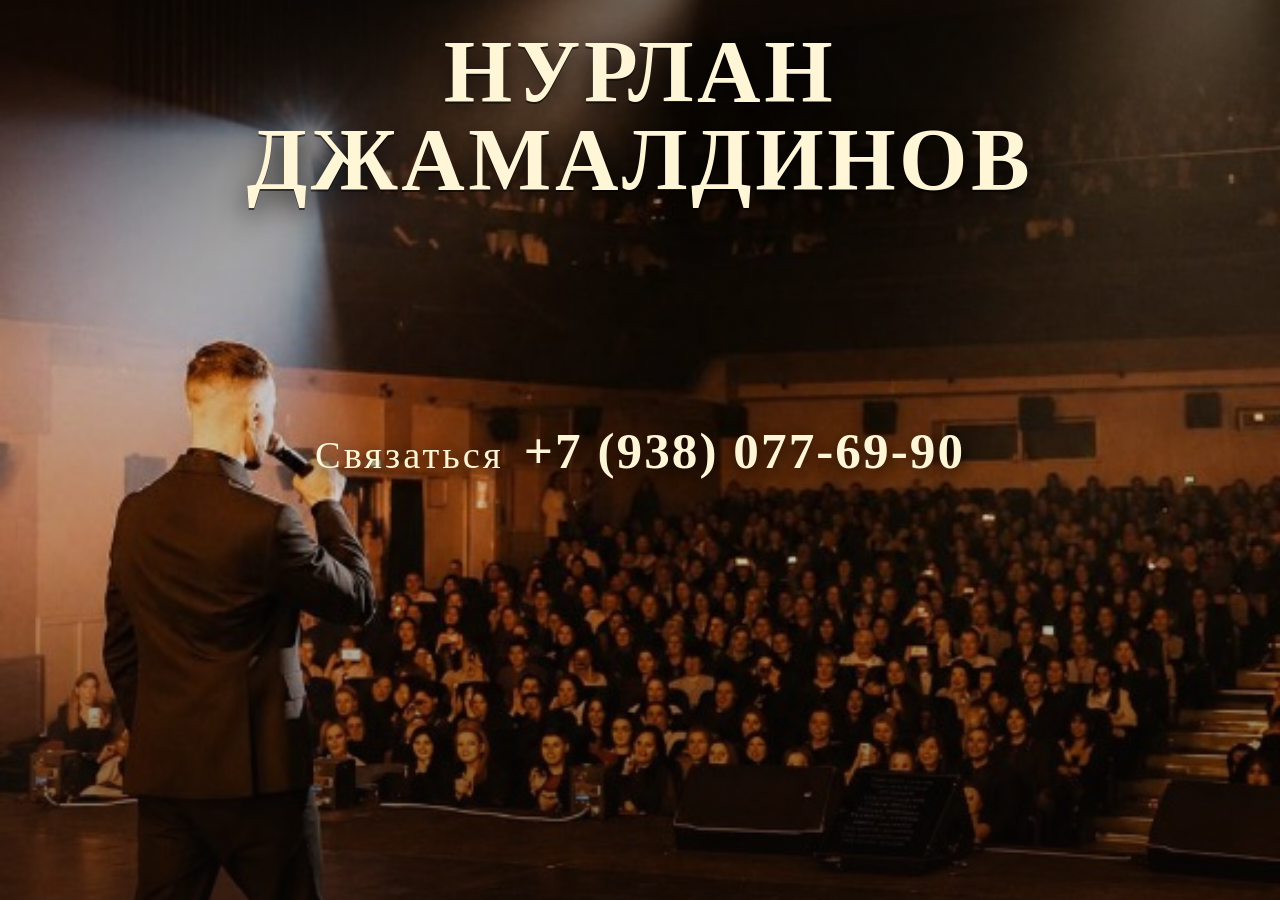
<file: index.html>
<!DOCTYPE html>
<html lang="ru">
<head>
  <meta charset="UTF-8" />
  <meta name="viewport" content="width=device-width, initial-scale=1, viewport-fit=cover" />
  <meta name="theme-color" content="#1a120c" />
  <title>Нурлан Джамалдинов</title>
  <link rel="stylesheet" href="styles.css" />
</head>
<body>
  <div class="screen">
    <div class="screen__photo" role="img" aria-label="Нурлан Джамалдинов на сцене"></div>
    <div class="screen__overlay"></div>

    <main class="screen__content">
      <h1 class="screen__name">
        <span class="screen__name-line">Нурлан</span>
        <span class="screen__name-line">Джамалдинов</span>
      </h1>
      <p class="screen__contact">
        <span class="screen__contact-label">Связаться</span>
        <span class="screen__contact-phone">+7 (938) 077-69-90</span>
      </p>
    </main>
  </div>
</body>
</html>
</file>
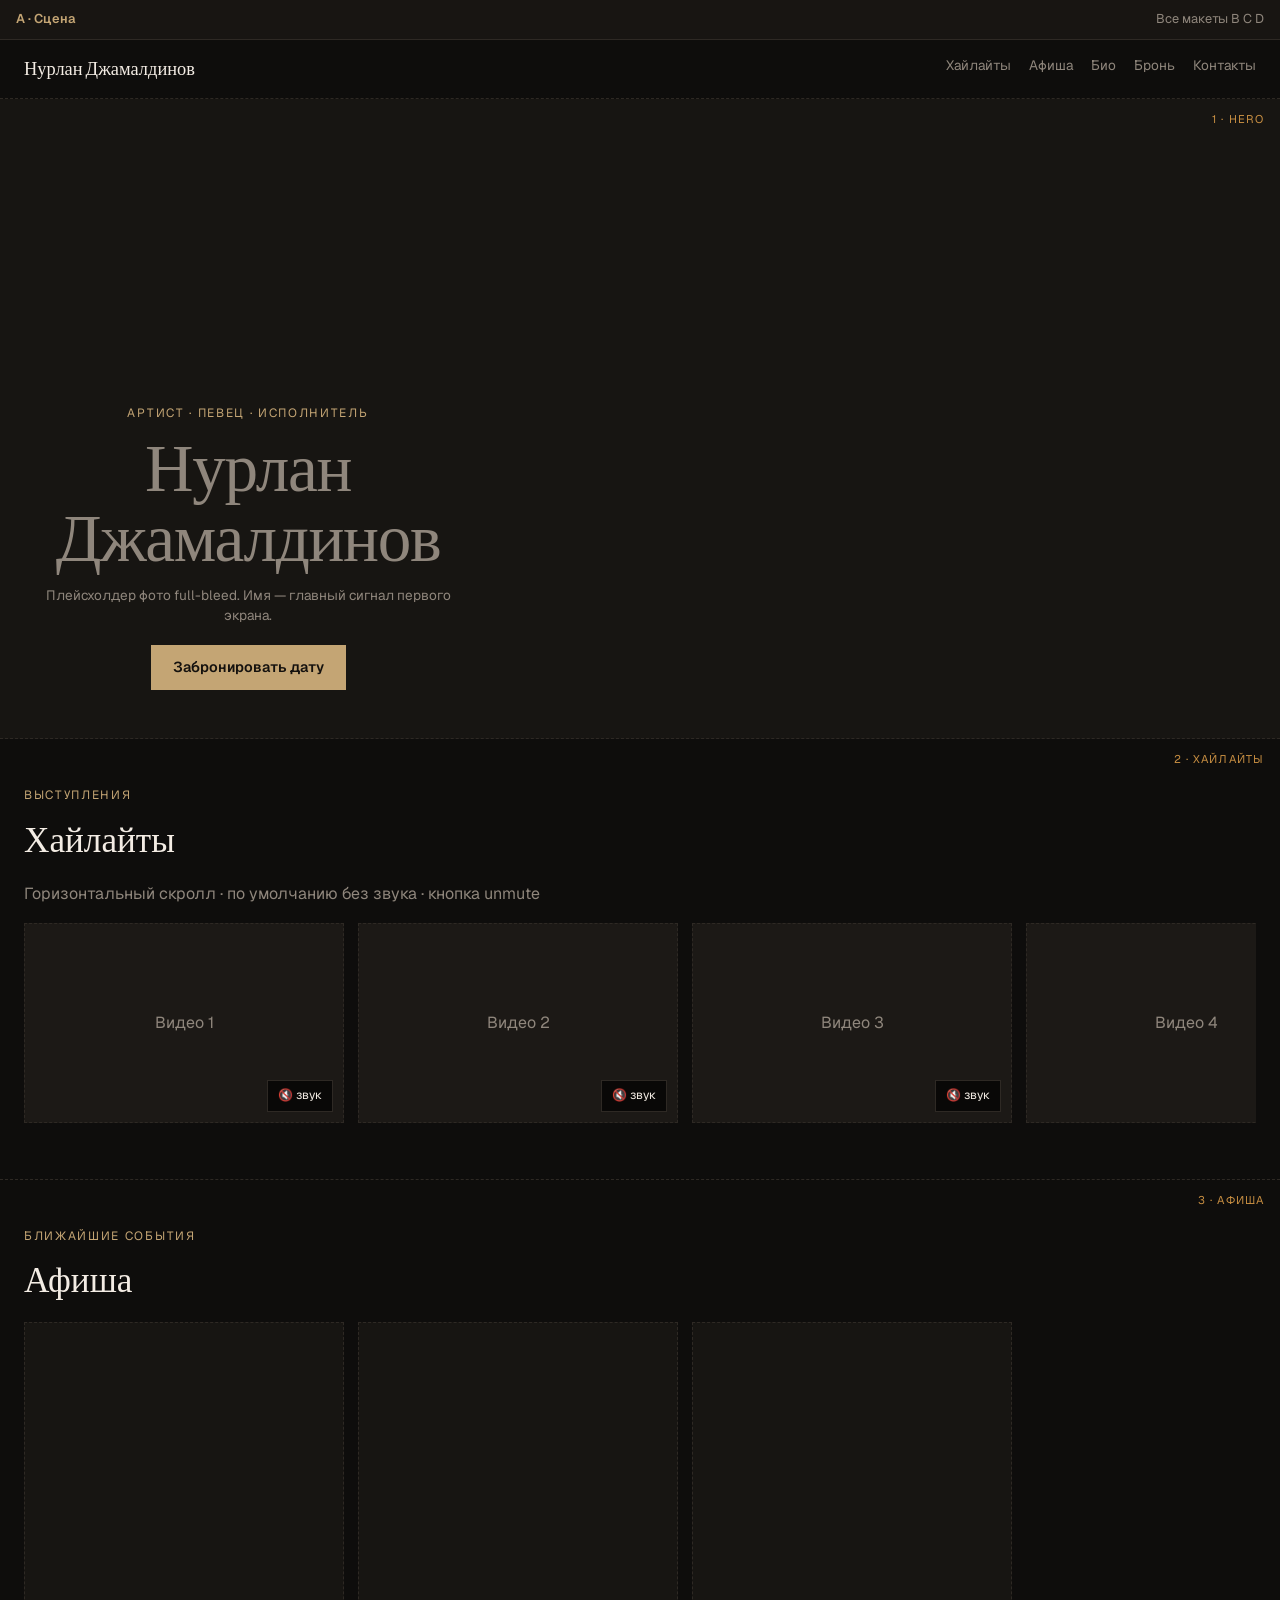
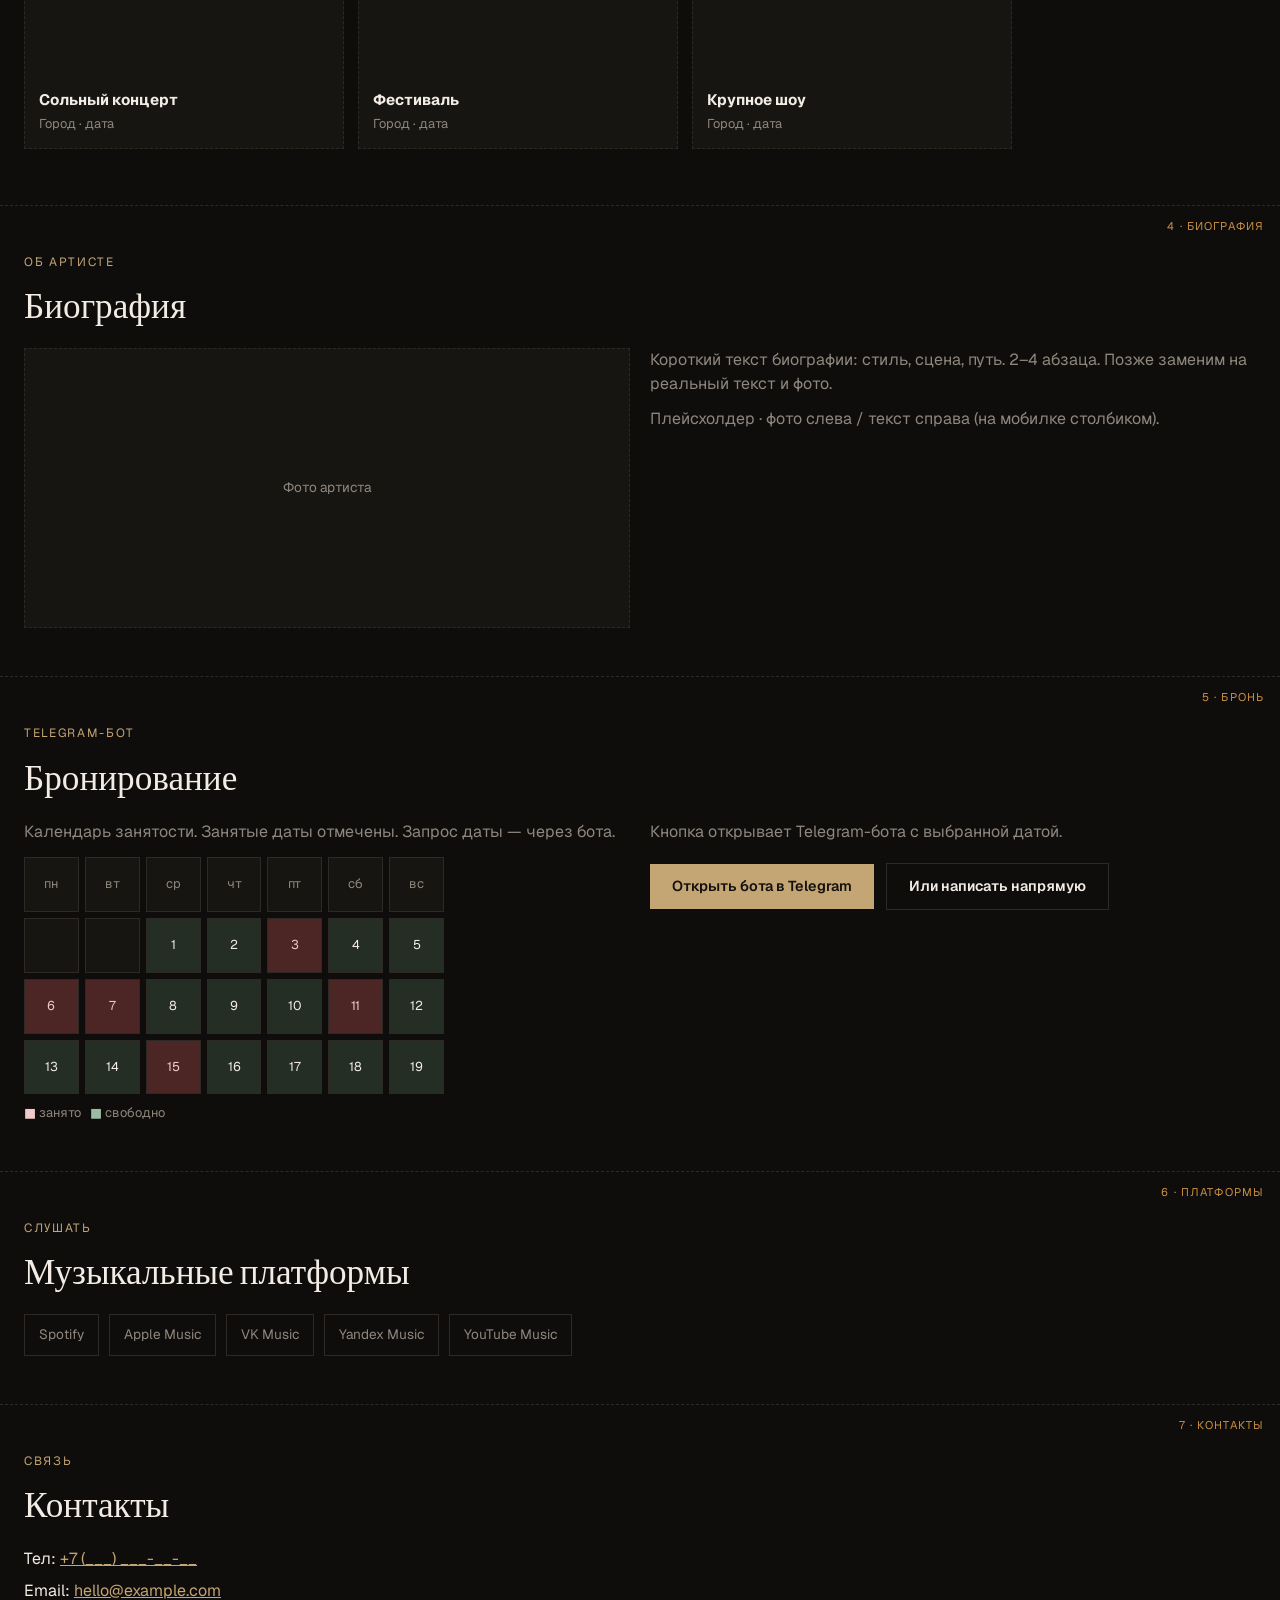
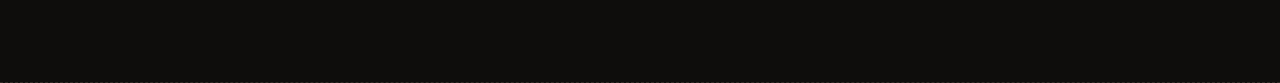
<file: layouts/a-scena.html>
<!DOCTYPE html>
<html lang="ru">
<head>
  <meta charset="UTF-8" />
  <meta name="viewport" content="width=device-width, initial-scale=1" />
  <title>A · Сцена — Нурлан Джамалдинов</title>
  <link rel="preconnect" href="https://fonts.googleapis.com" />
  <link rel="preconnect" href="https://fonts.gstatic.com" crossorigin />
  <link href="https://fonts.googleapis.com/css2?family=Geist:wght@400;500;600&family=Instrument+Serif:ital@0;1&display=swap" rel="stylesheet" />
  <link rel="stylesheet" href="_wire.css" />
</head>
<body>
  <div class="wire-bar">
    <span class="current">A · Сцена</span>
    <nav>
      <a href="../index.html">Все макеты</a>
      <a href="b-media.html">B</a>
      <a href="c-bookers.html">C</a>
      <a href="d-poster.html">D</a>
    </nav>
  </div>

  <header class="nav">
    <a class="brand" href="#">Нурлан Джамалдинов</a>
    <a href="#highlights">Хайлайты</a>
    <a href="#affiche">Афиша</a>
    <a href="#bio">Био</a>
    <a href="#booking">Бронь</a>
    <a href="#contacts">Контакты</a>
  </header>

  <section class="section" style="padding: 0; border: none;">
    <span class="section-label">1 · Hero</span>
    <div class="ph hero-img" style="border: none; border-bottom: 1px dashed var(--line); align-content: end; justify-items: start; padding: 48px 24px;">
      <div>
        <p class="kicker">Артист · певец · исполнитель</p>
        <h1>Нурлан<br />Джамалдинов</h1>
        <p class="muted" style="margin-top: 12px; max-width: 28rem;">Плейсхолдер фото full-bleed. Имя — главный сигнал первого экрана.</p>
        <a class="btn" href="#booking">Забронировать дату</a>
      </div>
    </div>
  </section>

  <section class="section" id="highlights">
    <span class="section-label">2 · Хайлайты</span>
    <p class="kicker">Выступления</p>
    <h2>Хайлайты</h2>
    <p class="muted" style="margin-bottom: 18px;">Горизонтальный скролл · по умолчанию без звука · кнопка unmute</p>
    <div class="scroll-x">
      <div class="video-card">Видео 1<span class="mute">🔇 звук</span></div>
      <div class="video-card">Видео 2<span class="mute">🔇 звук</span></div>
      <div class="video-card">Видео 3<span class="mute">🔇 звук</span></div>
      <div class="video-card">Видео 4<span class="mute">🔇 звук</span></div>
    </div>
  </section>

  <section class="section" id="affiche">
    <span class="section-label">3 · Афиша</span>
    <p class="kicker">Ближайшие события</p>
    <h2>Афиша</h2>
    <div class="scroll-x">
      <div class="poster"><strong>Сольный концерт</strong><span>Город · дата</span></div>
      <div class="poster"><strong>Фестиваль</strong><span>Город · дата</span></div>
      <div class="poster"><strong>Крупное шоу</strong><span>Город · дата</span></div>
    </div>
  </section>

  <section class="section" id="bio">
    <span class="section-label">4 · Биография</span>
    <p class="kicker">Об артисте</p>
    <h2>Биография</h2>
    <div class="row">
      <div class="ph photo">Фото артиста</div>
      <div>
        <p class="muted">Короткий текст биографии: стиль, сцена, путь. 2–4 абзаца. Позже заменим на реальный текст и фото.</p>
        <p class="muted" style="margin-top: 12px;">Плейсхолдер · фото слева / текст справа (на мобилке столбиком).</p>
      </div>
    </div>
  </section>

  <section class="section" id="booking">
    <span class="section-label">5 · Бронь</span>
    <p class="kicker">Telegram-бот</p>
    <h2>Бронирование</h2>
    <div class="row">
      <div>
        <p class="muted" style="margin-bottom: 14px;">Календарь занятости. Занятые даты отмечены. Запрос даты — через бота.</p>
        <div class="calendar" aria-label="Календарь-плейсхолдер">
          <div class="day muted">пн</div><div class="day muted">вт</div><div class="day muted">ср</div><div class="day muted">чт</div><div class="day muted">пт</div><div class="day muted">сб</div><div class="day muted">вс</div>
          <div class="day"></div><div class="day"></div><div class="day free">1</div><div class="day free">2</div><div class="day busy">3</div><div class="day free">4</div><div class="day free">5</div>
          <div class="day busy">6</div><div class="day busy">7</div><div class="day free">8</div><div class="day free">9</div><div class="day free">10</div><div class="day busy">11</div><div class="day free">12</div>
          <div class="day free">13</div><div class="day free">14</div><div class="day busy">15</div><div class="day free">16</div><div class="day free">17</div><div class="day free">18</div><div class="day free">19</div>
        </div>
        <p class="muted" style="margin-top: 10px; font-size: 0.8rem;"><span style="color:#f0c9c9">■</span> занято &nbsp; <span style="color:#9dbaa5">■</span> свободно</p>
      </div>
      <div>
        <p class="muted">Кнопка открывает Telegram-бота с выбранной датой.</p>
        <a class="btn" href="#">Открыть бота в Telegram</a>
        <a class="btn ghost" href="#contacts" style="margin-left: 8px;">Или написать напрямую</a>
      </div>
    </div>
  </section>

  <section class="section" id="platforms">
    <span class="section-label">6 · Платформы</span>
    <p class="kicker">Слушать</p>
    <h2>Музыкальные платформы</h2>
    <div class="platforms">
      <span>Spotify</span><span>Apple Music</span><span>VK Music</span><span>Yandex Music</span><span>YouTube Music</span>
    </div>
  </section>

  <footer class="section contacts" id="contacts">
    <span class="section-label">7 · Контакты</span>
    <p class="kicker">Связь</p>
    <h2>Контакты</h2>
    <p>Тел: <a href="tel+1-555-0035">+7 (___) ___-__-__</a></p>
    <p style="margin-top: 8px;">Email: <a href="mailto:hello@example.com">hello@example.com</a></p>
  </footer>
</body>
</html>
</file>
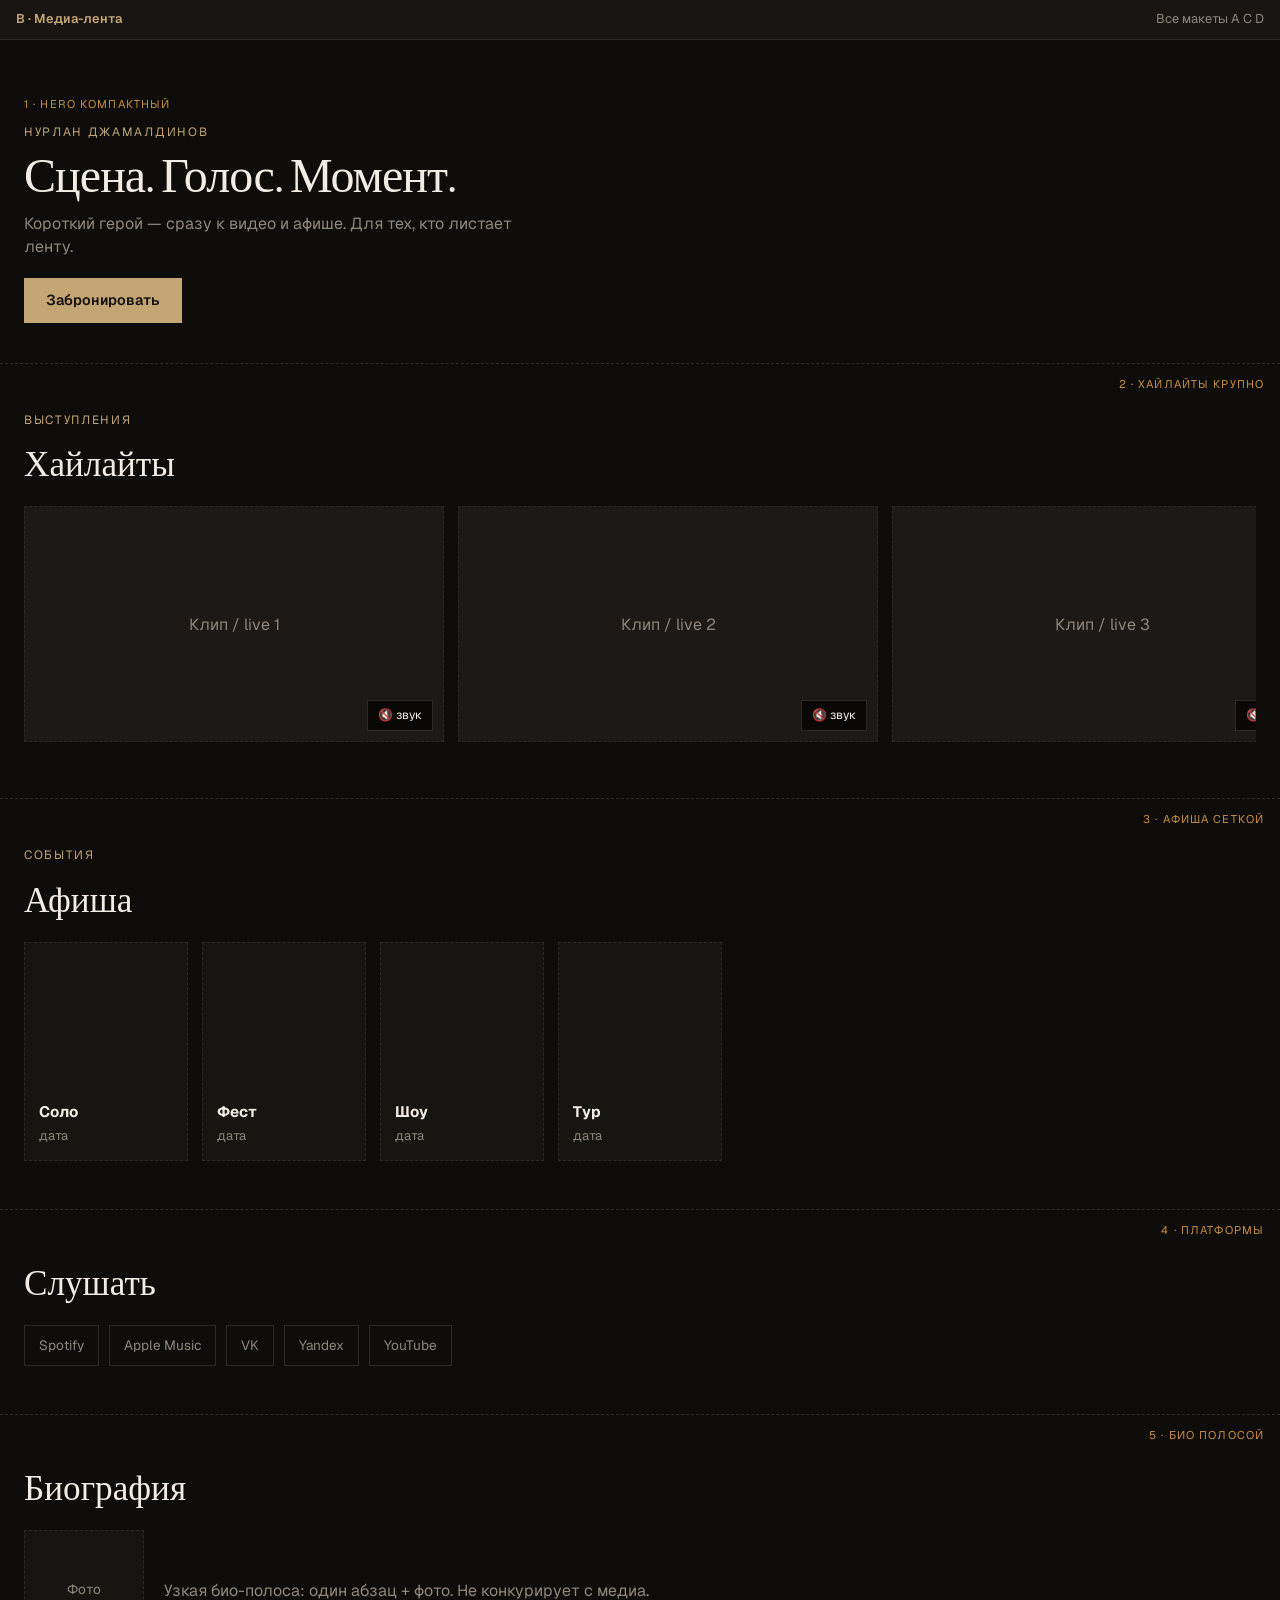
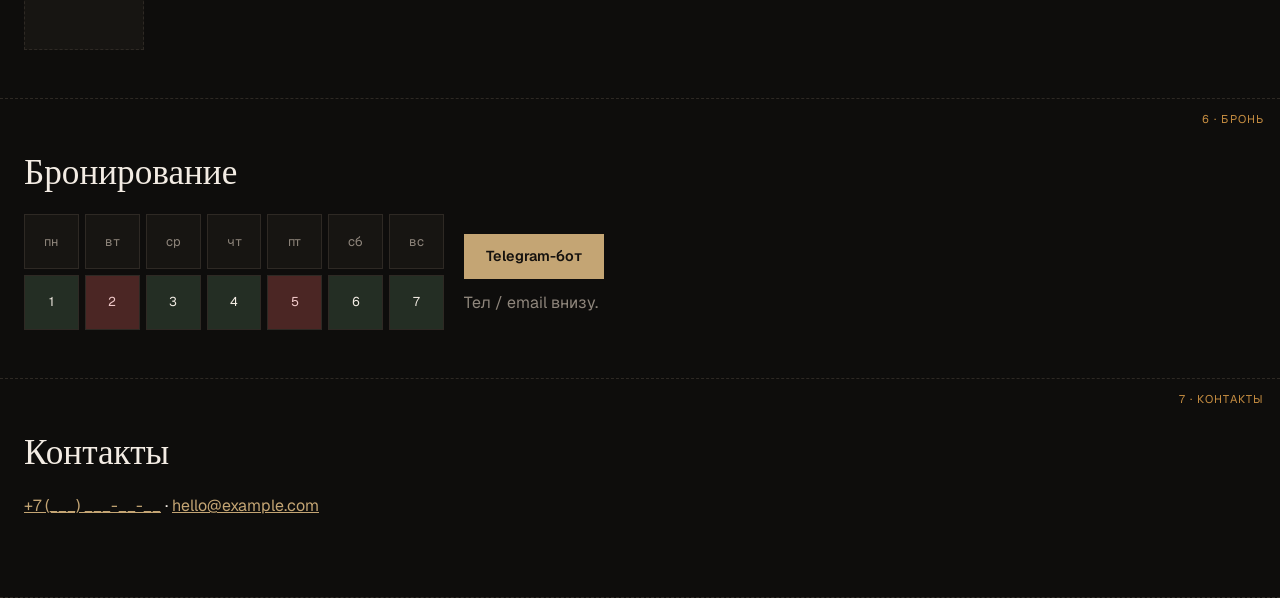
<file: layouts/b-media.html>
<!DOCTYPE html>
<html lang="ru">
<head>
  <meta charset="UTF-8" />
  <meta name="viewport" content="width=device-width, initial-scale=1" />
  <title>B · Медиа-лента — Нурлан Джамалдинов</title>
  <link rel="preconnect" href="https://fonts.googleapis.com" />
  <link rel="preconnect" href="https://fonts.gstatic.com" crossorigin />
  <link href="https://fonts.googleapis.com/css2?family=Geist:wght@400;500;600&family=Instrument+Serif:ital@0;1&display=swap" rel="stylesheet" />
  <link rel="stylesheet" href="_wire.css" />
  <style>
    .hero-compact {
      padding: 56px 24px 40px;
      border-bottom: 1px dashed var(--line);
    }
    .video-card { flex-basis: min(88vw, 420px); aspect-ratio: 16 / 9; }
    .scroll-x > .video-card { flex: 0 0 min(88vw, 420px); }
    .affiche-grid {
      display: grid;
      grid-template-columns: repeat(auto-fill, minmax(160px, 1fr));
      gap: 14px;
    }
    .bio-strip {
      display: grid;
      grid-template-columns: 120px 1fr;
      gap: 20px;
      align-items: center;
    }
    @media (max-width: 560px) {
      .bio-strip { grid-template-columns: 1fr; }
    }
  </style>
</head>
<body>
  <div class="wire-bar">
    <span class="current">B · Медиа-лента</span>
    <nav>
      <a href="../index.html">Все макеты</a>
      <a href="a-scena.html">A</a>
      <a href="c-bookers.html">C</a>
      <a href="d-poster.html">D</a>
    </nav>
  </div>

  <section class="hero-compact">
    <span class="section-label" style="position: static; display: block; margin-bottom: 12px;">1 · Hero компактный</span>
    <p class="kicker">Нурлан Джамалдинов</p>
    <h1 style="font-size: clamp(2rem, 5vw, 3rem);">Сцена. Голос. Момент.</h1>
    <p class="muted" style="margin-top: 10px; max-width: 32rem;">Короткий герой — сразу к видео и афише. Для тех, кто листает ленту.</p>
    <a class="btn" href="#booking">Забронировать</a>
  </section>

  <section class="section" id="highlights">
    <span class="section-label">2 · Хайлайты крупно</span>
    <p class="kicker">Выступления</p>
    <h2>Хайлайты</h2>
    <div class="scroll-x">
      <div class="video-card">Клип / live 1<span class="mute">🔇 звук</span></div>
      <div class="video-card">Клип / live 2<span class="mute">🔇 звук</span></div>
      <div class="video-card">Клип / live 3<span class="mute">🔇 звук</span></div>
      <div class="video-card">Клип / live 4<span class="mute">🔇 звук</span></div>
    </div>
  </section>

  <section class="section" id="affiche">
    <span class="section-label">3 · Афиша сеткой</span>
    <p class="kicker">События</p>
    <h2>Афиша</h2>
    <div class="affiche-grid">
      <div class="poster"><strong>Соло</strong><span>дата</span></div>
      <div class="poster"><strong>Фест</strong><span>дата</span></div>
      <div class="poster"><strong>Шоу</strong><span>дата</span></div>
      <div class="poster"><strong>Тур</strong><span>дата</span></div>
    </div>
  </section>

  <section class="section" id="platforms">
    <span class="section-label">4 · Платформы</span>
    <h2>Слушать</h2>
    <div class="platforms">
      <span>Spotify</span><span>Apple Music</span><span>VK</span><span>Yandex</span><span>YouTube</span>
    </div>
  </section>

  <section class="section" id="bio">
    <span class="section-label">5 · Био полосой</span>
    <h2>Биография</h2>
    <div class="bio-strip">
      <div class="ph photo" style="min-height: 120px;">Фото</div>
      <p class="muted">Узкая био-полоса: один абзац + фото. Не конкурирует с медиа.</p>
    </div>
  </section>

  <section class="section" id="booking">
    <span class="section-label">6 · Бронь</span>
    <h2>Бронирование</h2>
    <div class="row">
      <div class="calendar">
        <div class="day muted">пн</div><div class="day muted">вт</div><div class="day muted">ср</div><div class="day muted">чт</div><div class="day muted">пт</div><div class="day muted">сб</div><div class="day muted">вс</div>
        <div class="day free">1</div><div class="day busy">2</div><div class="day free">3</div><div class="day free">4</div><div class="day busy">5</div><div class="day free">6</div><div class="day free">7</div>
      </div>
      <div>
        <a class="btn" href="#">Telegram-бот</a>
        <p class="muted" style="margin-top: 12px;">Тел / email внизу.</p>
      </div>
    </div>
  </section>

  <footer class="section contacts" id="contacts">
    <span class="section-label">7 · Контакты</span>
    <h2>Контакты</h2>
    <p><a href="tel:+70000000000">+7 (___) ___-__-__</a> · <a href="mailto:hello@example.com">hello@example.com</a></p>
  </footer>
</body>
</html>
</file>
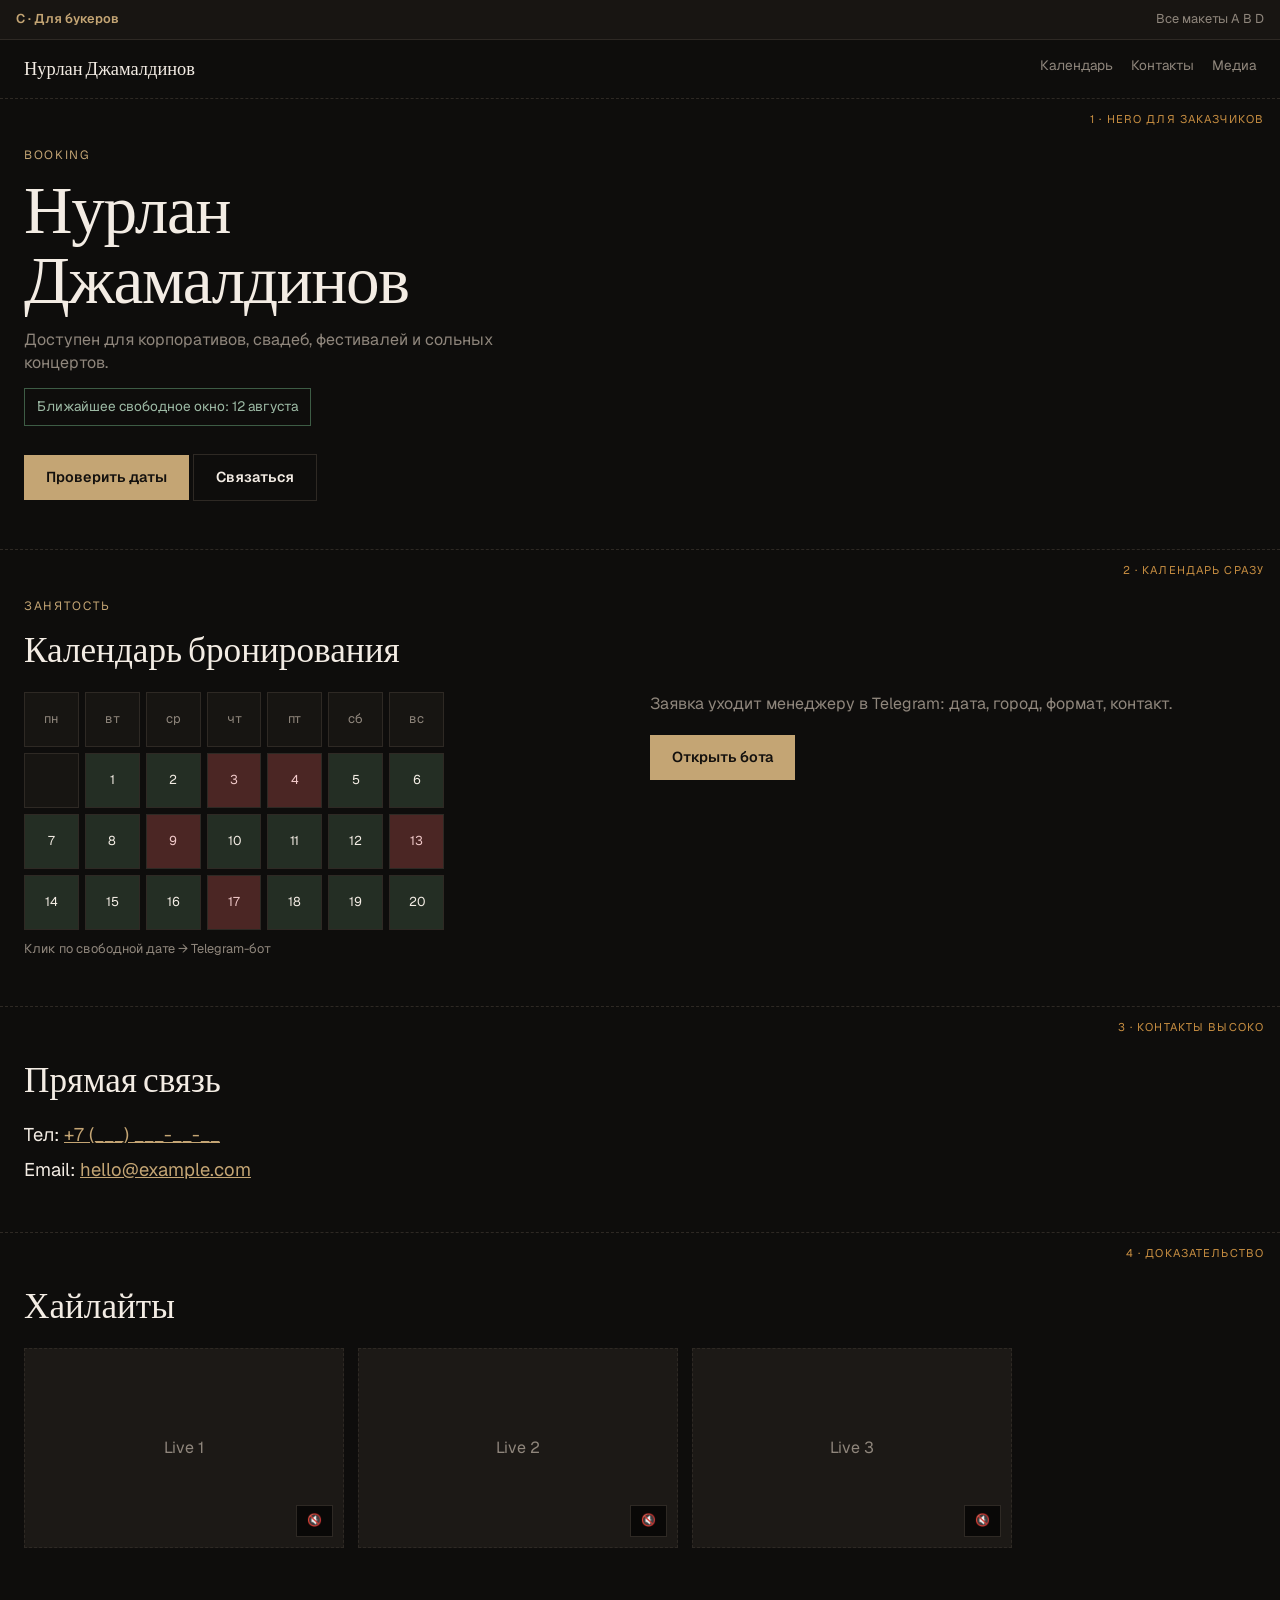
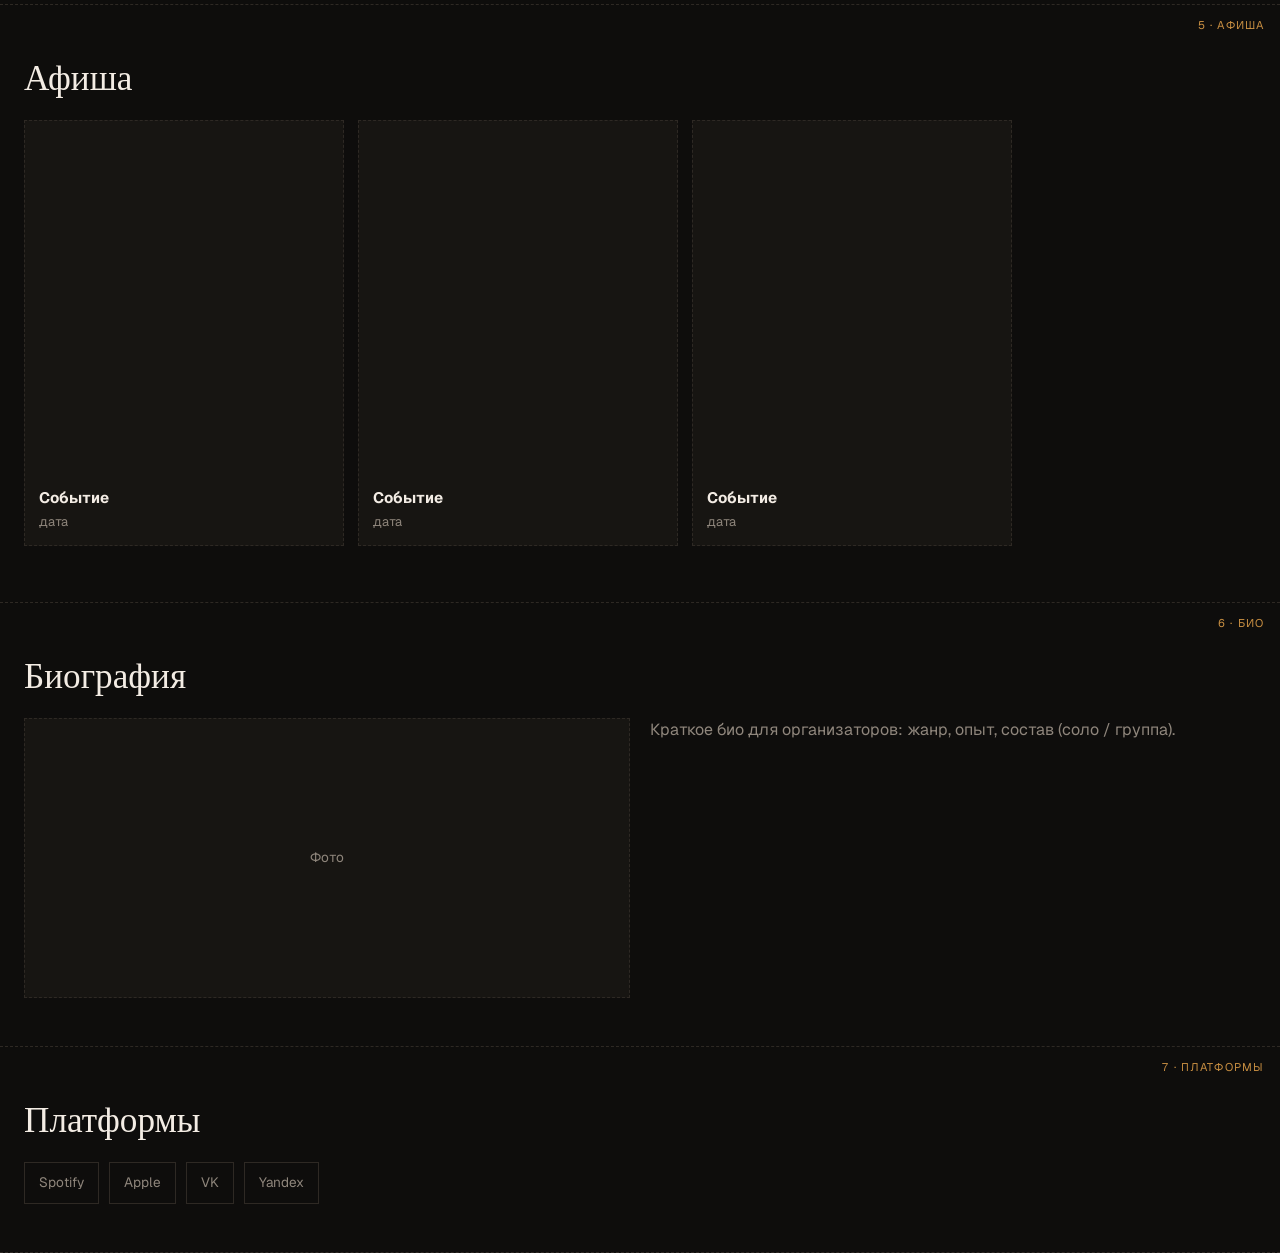
<file: layouts/c-bookers.html>
<!DOCTYPE html>
<html lang="ru">
<head>
  <meta charset="UTF-8" />
  <meta name="viewport" content="width=device-width, initial-scale=1" />
  <title>C · Для букеров — Нурлан Джамалдинов</title>
  <link rel="preconnect" href="https://fonts.googleapis.com" />
  <link rel="preconnect" href="https://fonts.gstatic.com" crossorigin />
  <link href="https://fonts.googleapis.com/css2?family=Geist:wght@400;500;600&family=Instrument+Serif:ital@0;1&display=swap" rel="stylesheet" />
  <link rel="stylesheet" href="_wire.css" />
  <style>
    .avail {
      display: inline-block;
      margin-top: 14px;
      padding: 8px 12px;
      border: 1px solid var(--free);
      color: #9dbaa5;
      font-size: 0.85rem;
    }
  </style>
</head>
<body>
  <div class="wire-bar">
    <span class="current">C · Для букеров</span>
    <nav>
      <a href="../index.html">Все макеты</a>
      <a href="a-scena.html">A</a>
      <a href="b-media.html">B</a>
      <a href="d-poster.html">D</a>
    </nav>
  </div>

  <header class="nav">
    <a class="brand" href="#">Нурлан Джамалдинов</a>
    <a href="#booking">Календарь</a>
    <a href="#contacts">Контакты</a>
    <a href="#highlights">Медиа</a>
  </header>

  <section class="section">
    <span class="section-label">1 · Hero для заказчиков</span>
    <p class="kicker">Booking</p>
    <h1>Нурлан<br />Джамалдинов</h1>
    <p class="muted" style="margin-top: 12px; max-width: 30rem;">Доступен для корпоративов, свадеб, фестивалей и сольных концертов.</p>
    <div class="avail">Ближайшее свободное окно: 12 августа</div>
    <div style="margin-top: 8px;">
      <a class="btn" href="#booking">Проверить даты</a>
      <a class="btn ghost" href="#contacts">Связаться</a>
    </div>
  </section>

  <section class="section" id="booking">
    <span class="section-label">2 · Календарь сразу</span>
    <p class="kicker">Занятость</p>
    <h2>Календарь бронирования</h2>
    <div class="row">
      <div>
        <div class="calendar">
          <div class="day muted">пн</div><div class="day muted">вт</div><div class="day muted">ср</div><div class="day muted">чт</div><div class="day muted">пт</div><div class="day muted">сб</div><div class="day muted">вс</div>
          <div class="day"></div><div class="day free">1</div><div class="day free">2</div><div class="day busy">3</div><div class="day busy">4</div><div class="day free">5</div><div class="day free">6</div>
          <div class="day free">7</div><div class="day free">8</div><div class="day busy">9</div><div class="day free">10</div><div class="day free">11</div><div class="day free">12</div><div class="day busy">13</div>
          <div class="day free">14</div><div class="day free">15</div><div class="day free">16</div><div class="day busy">17</div><div class="day free">18</div><div class="day free">19</div><div class="day free">20</div>
        </div>
        <p class="muted" style="margin-top: 10px; font-size: 0.8rem;">Клик по свободной дате → Telegram-бот</p>
      </div>
      <div>
        <p class="muted">Заявка уходит менеджеру в Telegram: дата, город, формат, контакт.</p>
        <a class="btn" href="#">Открыть бота</a>
      </div>
    </div>
  </section>

  <section class="section contacts" id="contacts">
    <span class="section-label">3 · Контакты высоко</span>
    <h2>Прямая связь</h2>
    <p style="font-size: 1.15rem;">Тел: <a href="tel:+70000000000">+7 (___) ___-__-__</a></p>
    <p style="margin-top: 8px; font-size: 1.15rem;">Email: <a href="mailto:hello@example.com">hello@example.com</a></p>
  </section>

  <section class="section" id="highlights">
    <span class="section-label">4 · Доказательство</span>
    <h2>Хайлайты</h2>
    <div class="scroll-x">
      <div class="video-card">Live 1<span class="mute">🔇</span></div>
      <div class="video-card">Live 2<span class="mute">🔇</span></div>
      <div class="video-card">Live 3<span class="mute">🔇</span></div>
    </div>
  </section>

  <section class="section" id="affiche">
    <span class="section-label">5 · Афиша</span>
    <h2>Афиша</h2>
    <div class="scroll-x">
      <div class="poster"><strong>Событие</strong><span>дата</span></div>
      <div class="poster"><strong>Событие</strong><span>дата</span></div>
      <div class="poster"><strong>Событие</strong><span>дата</span></div>
    </div>
  </section>

  <section class="section" id="bio">
    <span class="section-label">6 · Био</span>
    <h2>Биография</h2>
    <div class="row">
      <div class="ph photo">Фото</div>
      <p class="muted">Краткое био для организаторов: жанр, опыт, состав (соло / группа).</p>
    </div>
  </section>

  <section class="section" id="platforms">
    <span class="section-label">7 · Платформы</span>
    <h2>Платформы</h2>
    <div class="platforms">
      <span>Spotify</span><span>Apple</span><span>VK</span><span>Yandex</span>
    </div>
  </section>
</body>
</html>
</file>
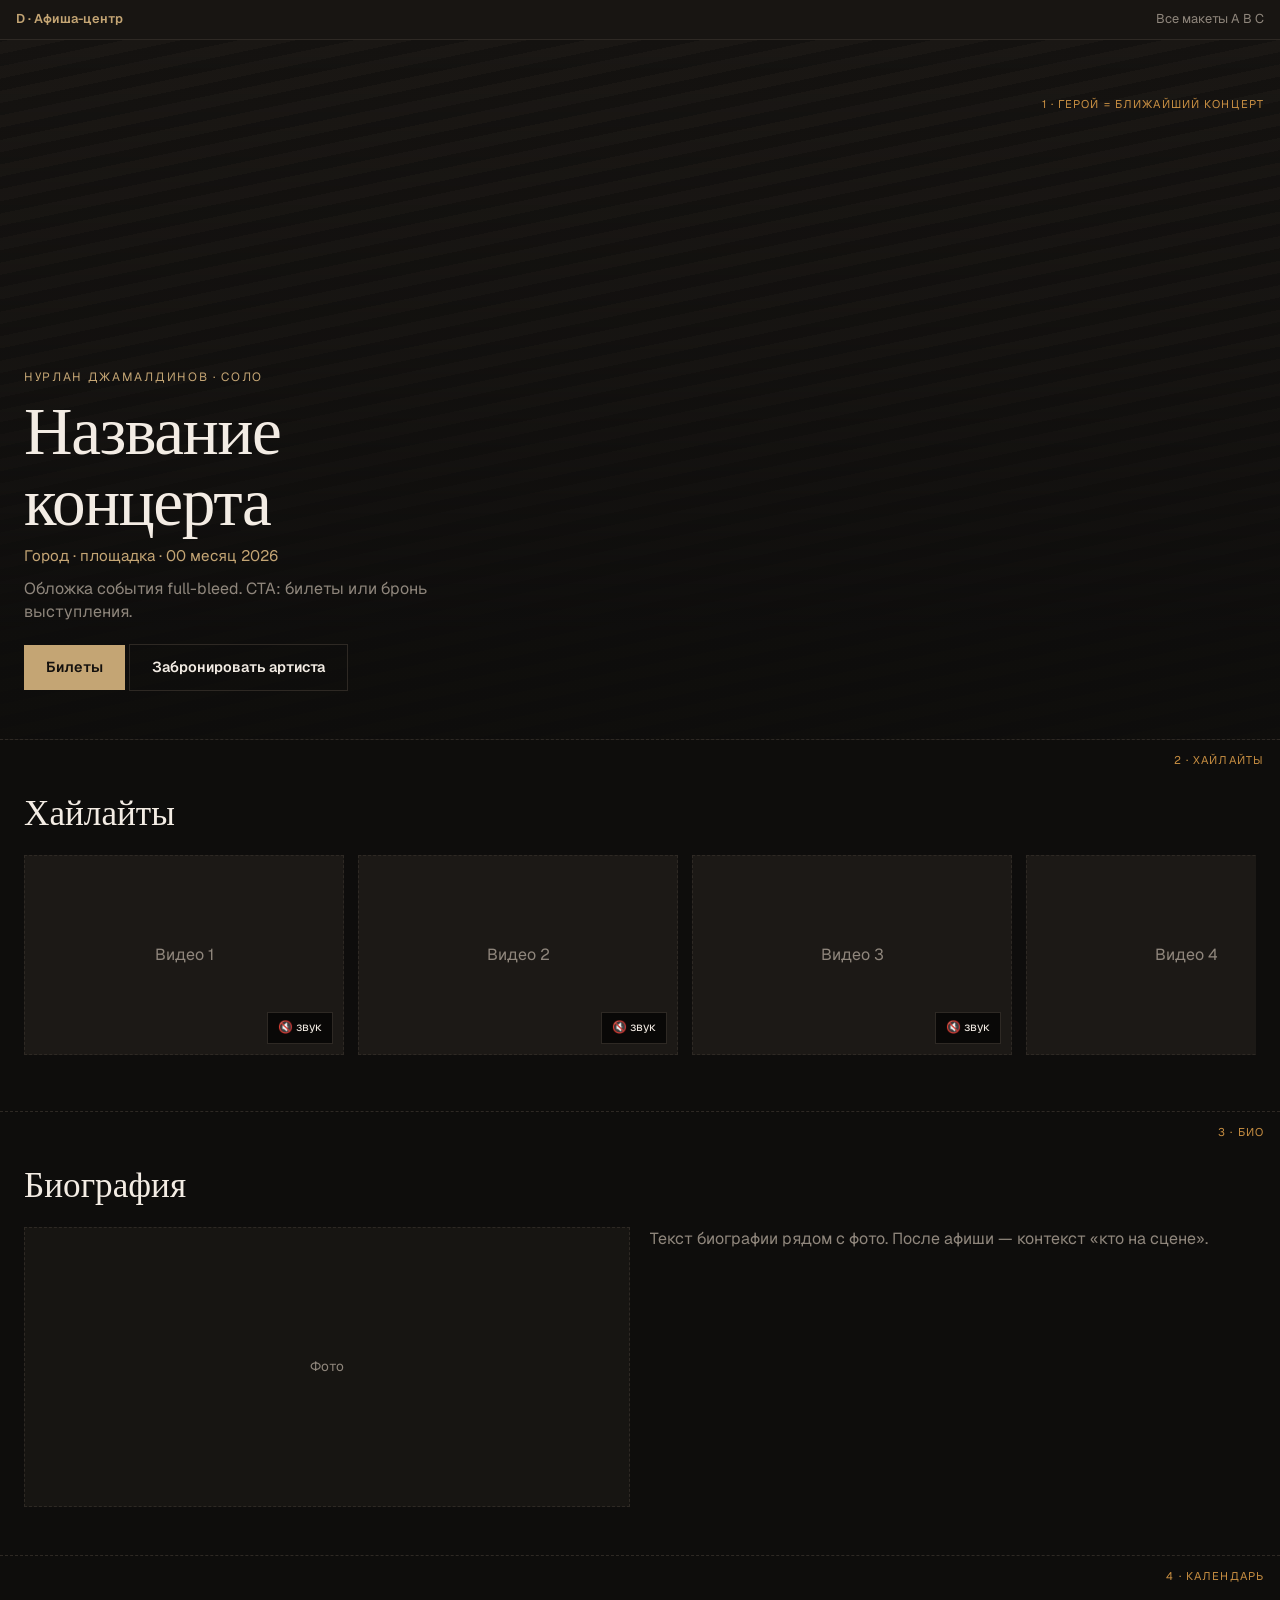
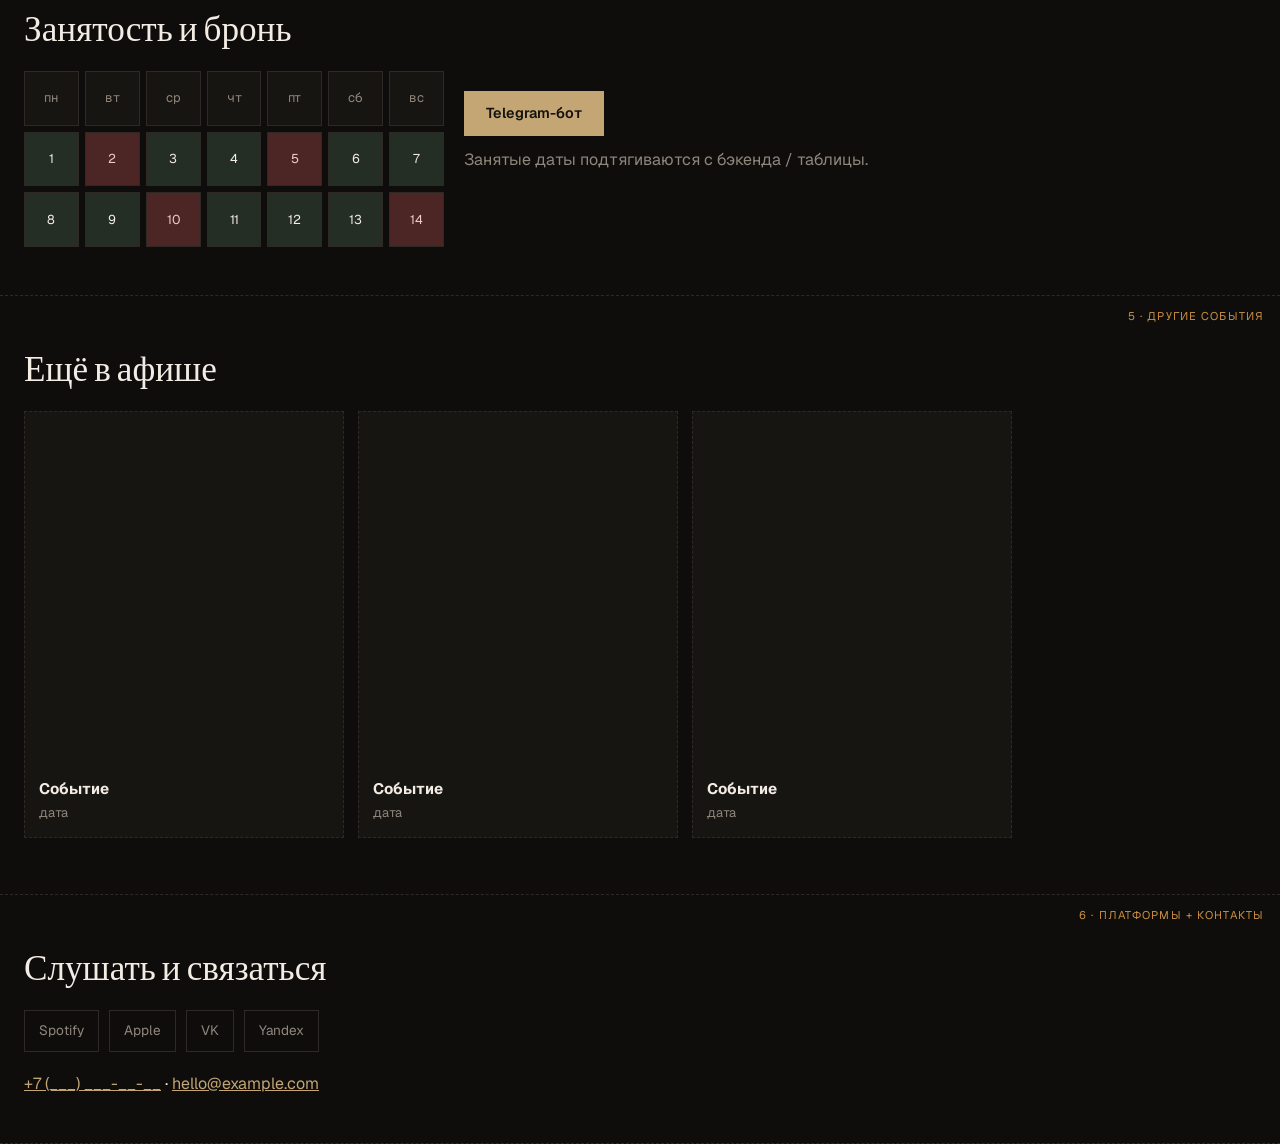
<file: layouts/d-poster.html>
<!DOCTYPE html>
<html lang="ru">
<head>
  <meta charset="UTF-8" />
  <meta name="viewport" content="width=device-width, initial-scale=1" />
  <title>D · Афиша-центр — Нурлан Джамалдинов</title>
  <link rel="preconnect" href="https://fonts.googleapis.com" />
  <link rel="preconnect" href="https://fonts.gstatic.com" crossorigin />
  <link href="https://fonts.googleapis.com/css2?family=Geist:wght@400;500;600&family=Instrument+Serif:ital@0;1&display=swap" rel="stylesheet" />
  <link rel="stylesheet" href="_wire.css" />
  <style>
    .event-hero {
      min-height: min(78vh, 700px);
      display: grid;
      align-content: end;
      padding: 48px 24px;
      background:
        linear-gradient(to top, #0e0d0cee 15%, #0e0d0c55 55%, transparent),
        repeating-linear-gradient(-12deg, #1a1714 0 12px, #141210 12px 24px);
      border-bottom: 1px dashed var(--line);
      position: relative;
    }
    .event-hero .section-label { top: 56px; }
    .meta { color: var(--accent); margin-top: 8px; font-size: 0.95rem; }
  </style>
</head>
<body>
  <div class="wire-bar">
    <span class="current">D · Афиша-центр</span>
    <nav>
      <a href="../index.html">Все макеты</a>
      <a href="a-scena.html">A</a>
      <a href="b-media.html">B</a>
      <a href="c-bookers.html">C</a>
    </nav>
  </div>

  <section class="event-hero">
    <span class="section-label">1 · Герой = ближайший концерт</span>
    <p class="kicker">Нурлан Джамалдинов · соло</p>
    <h1>Название<br />концерта</h1>
    <p class="meta">Город · площадка · 00 месяц 2026</p>
    <p class="muted" style="margin-top: 10px; max-width: 28rem;">Обложка события full-bleed. CTA: билеты или бронь выступления.</p>
    <div>
      <a class="btn" href="#">Билеты</a>
      <a class="btn ghost" href="#booking">Забронировать артиста</a>
    </div>
  </section>

  <section class="section" id="highlights">
    <span class="section-label">2 · Хайлайты</span>
    <h2>Хайлайты</h2>
    <div class="scroll-x">
      <div class="video-card">Видео 1<span class="mute">🔇 звук</span></div>
      <div class="video-card">Видео 2<span class="mute">🔇 звук</span></div>
      <div class="video-card">Видео 3<span class="mute">🔇 звук</span></div>
      <div class="video-card">Видео 4<span class="mute">🔇 звук</span></div>
    </div>
  </section>

  <section class="section" id="bio">
    <span class="section-label">3 · Био</span>
    <h2>Биография</h2>
    <div class="row">
      <div class="ph photo">Фото</div>
      <p class="muted">Текст биографии рядом с фото. После афиши — контекст «кто на сцене».</p>
    </div>
  </section>

  <section class="section" id="booking">
    <span class="section-label">4 · Календарь</span>
    <h2>Занятость и бронь</h2>
    <div class="row">
      <div class="calendar">
        <div class="day muted">пн</div><div class="day muted">вт</div><div class="day muted">ср</div><div class="day muted">чт</div><div class="day muted">пт</div><div class="day muted">сб</div><div class="day muted">вс</div>
        <div class="day free">1</div><div class="day busy">2</div><div class="day free">3</div><div class="day free">4</div><div class="day busy">5</div><div class="day free">6</div><div class="day free">7</div>
        <div class="day free">8</div><div class="day free">9</div><div class="day busy">10</div><div class="day free">11</div><div class="day free">12</div><div class="day free">13</div><div class="day busy">14</div>
      </div>
      <div>
        <a class="btn" href="#">Telegram-бот</a>
        <p class="muted" style="margin-top: 12px;">Занятые даты подтягиваются с бэкенда / таблицы.</p>
      </div>
    </div>
  </section>

  <section class="section" id="affiche">
    <span class="section-label">5 · Другие события</span>
    <h2>Ещё в афише</h2>
    <div class="scroll-x">
      <div class="poster"><strong>Событие</strong><span>дата</span></div>
      <div class="poster"><strong>Событие</strong><span>дата</span></div>
      <div class="poster"><strong>Событие</strong><span>дата</span></div>
    </div>
  </section>

  <section class="section" id="platforms">
    <span class="section-label">6 · Платформы + контакты</span>
    <h2>Слушать и связаться</h2>
    <div class="platforms" style="margin-bottom: 20px;">
      <span>Spotify</span><span>Apple</span><span>VK</span><span>Yandex</span>
    </div>
    <p class="contacts"><a href="tel:+70000000000">+7 (___) ___-__-__</a> · <a href="mailto:hello@example.com">hello@example.com</a></p>
  </section>
</body>
</html>
</file>
<file: styles.css>
:root {
  --ink: #ffe7b0;
  --font: Georgia, "Times New Roman", serif;
}

* {
  box-sizing: border-box;
  margin: 0;
  padding: 0;
}

html,
body {
  width: 100%;
  height: 100%;
  overflow: hidden;
  background: #1a120c;
  font-family: var(--font);
  color: var(--ink);
}

.screen {
  position: relative;
  width: 100%;
  height: 100dvh;
  min-height: 100vh;
  overflow: hidden;
  background: #1a120c;
}

.screen__photo {
  position: absolute;
  inset: 0;
  background:
    #1a120c
    url("assets/photos/stage-crowd.png")
    center / cover no-repeat;
  z-index: 0;
}

.screen__overlay {
  position: absolute;
  inset: 0;
  z-index: 1;
  background:
    linear-gradient(180deg, rgba(10, 6, 4, 0.55) 0%, rgba(10, 6, 4, 0.18) 40%, rgba(10, 6, 4, 0.18) 60%, rgba(10, 6, 4, 0.6) 100%);
  pointer-events: none;
}

.screen__content {
  position: relative;
  z-index: 2;
  display: flex;
  flex-direction: column;
  align-items: center;
  justify-content: space-between;
  width: 100%;
  height: 100%;
  padding:
    max(28px, env(safe-area-inset-top))
    24px
    max(28px, env(safe-area-inset-bottom));
  text-align: center;
}

.screen__name {
  display: flex;
  flex-direction: column;
  align-items: center;
  width: 100%;
  font-family: var(--font);
  font-size: clamp(2.4rem, 8vw, 5.5rem);
  font-weight: 700;
  line-height: 1;
  letter-spacing: 0.04em;
  color: #fff6d8;
  text-transform: uppercase;
  text-shadow:
    0 2px 0 rgba(0, 0, 0, 0.55),
    0 8px 28px rgba(0, 0, 0, 0.9);
  text-align: center;
}

.screen__name-line {
  display: block;
}

.screen__contact {
  position: absolute;
  top: 50%;
  left: 50%;
  transform: translate(-50%, -50%);
  display: inline-flex;
  align-items: baseline;
  gap: clamp(12px, 2.5vw, 20px);
  margin: 0;
  padding: 0;
  border: none;
  background: none;
  font-family: var(--font);
  color: #fff6d8;
  white-space: nowrap;
  text-shadow: 0 4px 18px rgba(0, 0, 0, 0.9);
}

.screen__contact-label {
  font-size: clamp(1.5rem, 4vw, 2.4rem);
  font-weight: 500;
  letter-spacing: 0.08em;
  color: #fff6d8;
}

.screen__contact-phone {
  font-size: clamp(1.75rem, 5.5vw, 3.2rem);
  font-weight: 700;
  letter-spacing: 0.04em;
  color: #fff6d8;
}

@media (max-width: 520px) {
  .screen__content {
    padding-inline: 16px;
  }

  .screen__name {
    letter-spacing: 0.02em;
  }

  .screen__contact {
    flex-direction: column;
    align-items: center;
    gap: 8px;
    white-space: normal;
  }
}
</file>
<file: layouts/_wire.css>
:root {
  --bg: #0e0d0c;
  --surface: #171512;
  --ink: #f3ece4;
  --muted: #8f867c;
  --line: #2e2924;
  --accent: #c4a574;
  --busy: #8b3a3a;
  --free: #3d5c45;
  --label: #e8a54b;
}

* { box-sizing: border-box; margin: 0; padding: 0; }

html { scroll-behavior: smooth; }

body {
  font-family: Geist, system-ui, sans-serif;
  background: var(--bg);
  color: var(--ink);
  line-height: 1.45;
}

.wire-bar {
  position: sticky;
  top: 0;
  z-index: 50;
  display: flex;
  flex-wrap: wrap;
  gap: 8px 16px;
  align-items: center;
  justify-content: space-between;
  padding: 10px 16px;
  background: #1a1714ee;
  border-bottom: 1px solid var(--line);
  backdrop-filter: blur(8px);
  font-size: 0.8rem;
}

.wire-bar a {
  color: var(--muted);
  text-decoration: none;
}

.wire-bar a:hover { color: var(--ink); }

.wire-bar .current {
  color: var(--accent);
  font-weight: 600;
}

.nav {
  display: flex;
  gap: 18px;
  flex-wrap: wrap;
  padding: 16px 24px;
  border-bottom: 1px dashed var(--line);
  font-size: 0.85rem;
}

.nav a { color: var(--muted); text-decoration: none; }
.nav .brand {
  color: var(--ink);
  font-family: "Instrument Serif", Georgia, serif;
  font-size: 1.15rem;
  margin-right: auto;
}

.section {
  padding: 48px 24px;
  border-bottom: 1px dashed var(--line);
  position: relative;
}

.section-label {
  position: absolute;
  top: 12px;
  right: 16px;
  font-size: 0.7rem;
  letter-spacing: 0.1em;
  text-transform: uppercase;
  color: var(--label);
  opacity: 0.85;
}

.kicker {
  font-size: 0.75rem;
  letter-spacing: 0.14em;
  text-transform: uppercase;
  color: var(--accent);
  margin-bottom: 10px;
}

h1, h2 {
  font-family: "Instrument Serif", Georgia, serif;
  font-weight: 400;
}

h1 { font-size: clamp(2.4rem, 7vw, 4.2rem); letter-spacing: -0.02em; line-height: 1.05; }
h2 { font-size: clamp(1.6rem, 3vw, 2.2rem); margin-bottom: 16px; }

.ph {
  background: var(--surface);
  border: 1px dashed var(--line);
  color: var(--muted);
  display: grid;
  place-items: center;
  text-align: center;
  font-size: 0.85rem;
  padding: 16px;
}

.ph.photo { min-height: 280px; }
.ph.hero-img {
  min-height: min(72vh, 640px);
  width: 100%;
}

.row { display: flex; gap: 20px; flex-wrap: wrap; }
.row > * { flex: 1 1 280px; }

.btn {
  display: inline-block;
  margin-top: 20px;
  padding: 12px 22px;
  background: var(--accent);
  color: #14110e;
  text-decoration: none;
  font-weight: 600;
  font-size: 0.9rem;
  border: none;
  cursor: pointer;
}

.btn.ghost {
  background: transparent;
  color: var(--ink);
  border: 1px solid var(--line);
}

.muted { color: var(--muted); }

.scroll-x {
  display: flex;
  gap: 14px;
  overflow-x: auto;
  scroll-snap-type: x mandatory;
  padding-bottom: 8px;
  -webkit-overflow-scrolling: touch;
}

.scroll-x > * {
  flex: 0 0 min(78vw, 320px);
  scroll-snap-align: start;
}

.video-card {
  aspect-ratio: 16 / 10;
  background: #1c1916;
  border: 1px dashed var(--line);
  position: relative;
  display: grid;
  place-items: center;
  color: var(--muted);
}

.video-card .mute {
  position: absolute;
  right: 10px;
  bottom: 10px;
  font-size: 0.75rem;
  padding: 6px 10px;
  background: #000a;
  border: 1px solid var(--line);
  color: var(--ink);
}

.poster {
  aspect-ratio: 3 / 4;
  background: var(--surface);
  border: 1px dashed var(--line);
  display: flex;
  flex-direction: column;
  justify-content: flex-end;
  padding: 14px;
}

.poster strong { font-size: 0.95rem; }
.poster span { color: var(--muted); font-size: 0.8rem; margin-top: 4px; }

.calendar {
  display: grid;
  grid-template-columns: repeat(7, 1fr);
  gap: 6px;
  max-width: 420px;
}

.calendar .day {
  aspect-ratio: 1;
  display: grid;
  place-items: center;
  font-size: 0.8rem;
  border: 1px solid var(--line);
  background: var(--surface);
}

.calendar .busy { background: color-mix(in srgb, var(--busy) 45%, var(--surface)); color: #f0c9c9; }
.calendar .free { background: color-mix(in srgb, var(--free) 35%, var(--surface)); }

.platforms {
  display: flex;
  flex-wrap: wrap;
  gap: 10px;
}

.platforms span {
  padding: 10px 14px;
  border: 1px solid var(--line);
  color: var(--muted);
  font-size: 0.85rem;
}

.contacts a { color: var(--accent); }

footer.section { padding-bottom: 80px; }

@media (max-width: 600px) {
  .section { padding: 36px 16px; }
  .nav { padding: 12px 16px; }
}
</file>
